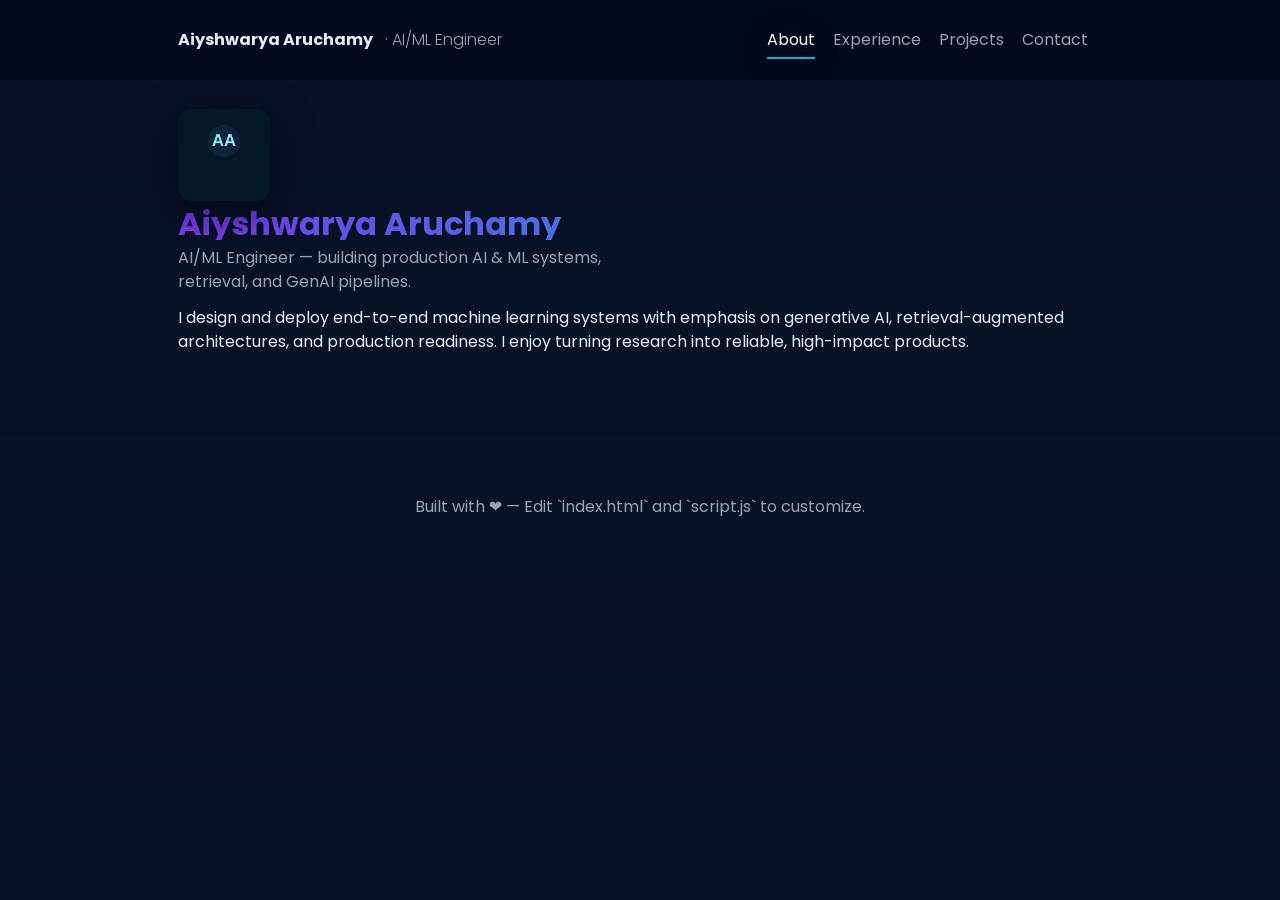
<file: index.html>
<!doctype html>
<html lang="en">
  <head>
    <meta charset="utf-8" />
    <meta name="viewport" content="width=device-width,initial-scale=1" />
    <title>Portfolio — Aiyshwarya Aruchamy</title>
    <link href="https://fonts.googleapis.com/css2?family=Poppins:wght@300;400;600&display=swap" rel="stylesheet">
    <link rel="stylesheet" href="styles.css">
  </head>
  <body>
    <header class="site-header">
      <div class="container header-inner">
        <div class="brand"> <strong>Aiyshwarya Aruchamy</strong><span class="muted"> · AI/ML Engineer</span></div>
        <nav>
          <a href="index.html">About</a>
          <a href="resume.html">Experience</a>
          <a href="projects.html">Projects</a>
          <a href="contact.html">Contact</a>

        </nav>
      </div>
    </header>

    <main class="container">
      <section class="about-page resume-hero">
        <div class="resume-avatar"><img src="assets/avatar.svg" alt="Aiyshwarya" style="width:92px;height:92px;border-radius:14px;object-fit:cover"></div>
        <div>
          <h1 style="margin:0">Aiyshwarya Aruchamy</h1>
          <div style="color:var(--muted);margin-top:6px" class="lead">AI/ML Engineer — building production AI & ML systems, retrieval, and GenAI pipelines.</div>
          <p style="margin-top:12px">I design and deploy end-to-end machine learning systems with emphasis on generative AI, retrieval-augmented architectures, and production readiness. I enjoy turning research into reliable, high-impact products.</p>
        </div>
      </section>
    </main>

    <footer class="site-footer">
      <div class="container">Built with ❤️ — Edit `index.html` and `script.js` to customize.</div>
    </footer>

    <script src="script.js"></script>
  </body>
</html>
</file>
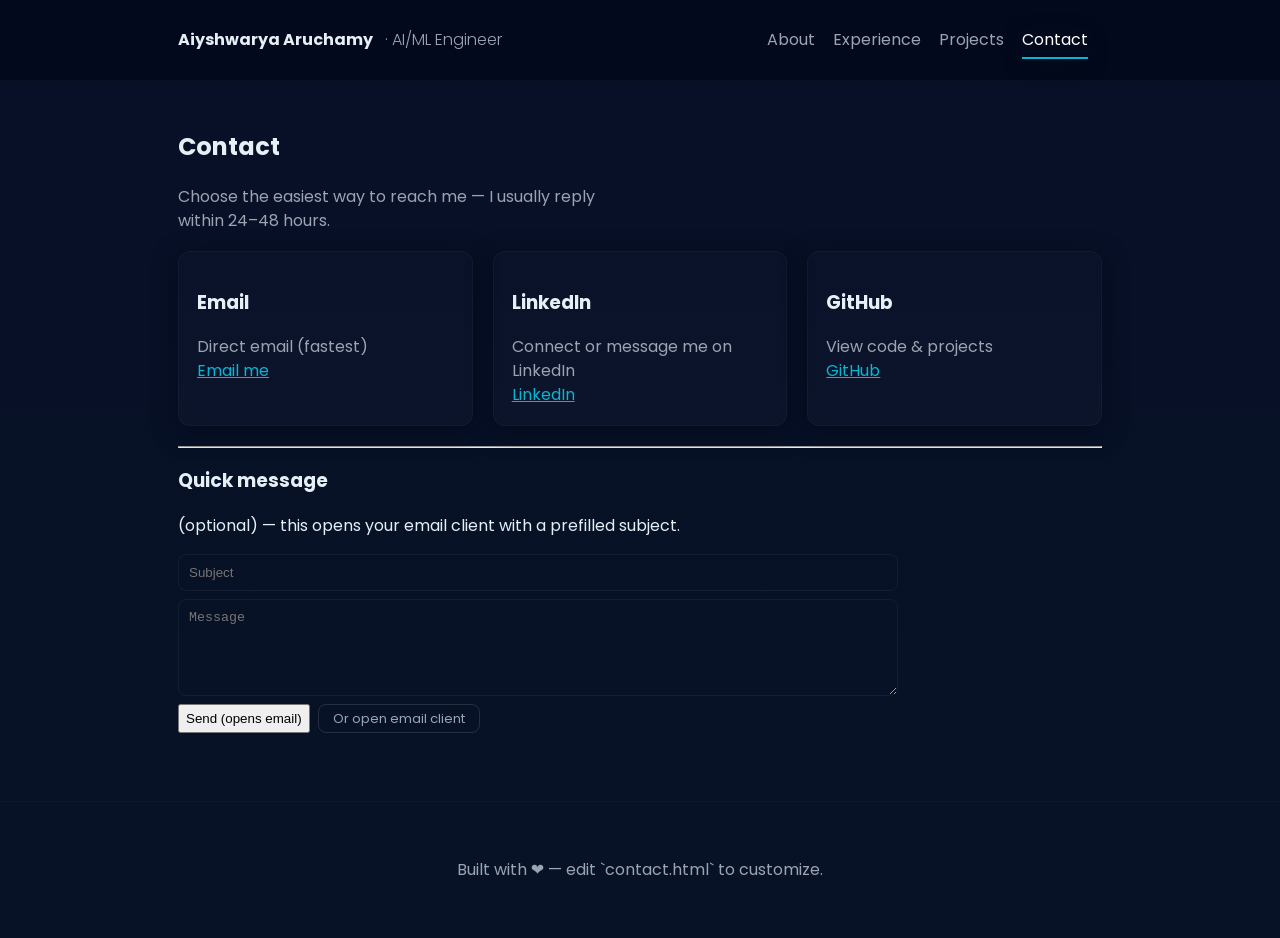
<file: contact.html>
<!doctype html>
<html lang="en">
  <head>
    <meta charset="utf-8" />
    <meta name="viewport" content="width=device-width,initial-scale=1" />
    <title>Contact — Aiyshwarya Aruchamy</title>
    <link href="https://fonts.googleapis.com/css2?family=Poppins:wght@300;400;600&display=swap" rel="stylesheet">
    <link rel="stylesheet" href="styles.css">
  </head>
  <body>
    <header class="site-header">
      <div class="container header-inner">
        <div class="brand"> <strong>Aiyshwarya Aruchamy</strong><span class="muted"> · AI/ML Engineer</span></div>
        <nav>
          <a href="index.html">About</a>
          <a href="resume.html">Experience</a>
          <a href="projects.html">Projects</a>
          <a href="contact.html">Contact</a>

        </nav>
      </div>
    </header>

    <main class="container">
      <section id="contact-page">
        <h1>Contact</h1>
        <p class="lead">Choose the easiest way to reach me — I usually reply within 24–48 hours.</p>

        <div style="display:flex;gap:20px;flex-wrap:wrap;margin-top:18px">
          <div class="card" style="flex:1;min-width:260px">
            <h3>Email</h3>
            <p class="muted">Direct email (fastest)</p>
            <a href="mailto:aiyshwarya2002@gmail.com" class="btn">Email me</a>
          </div>

          <div class="card" style="flex:1;min-width:260px">
            <h3>LinkedIn</h3>
            <p class="muted">Connect or message me on LinkedIn</p>
            <a href="https://www.linkedin.com/in/aiyshwarya-aruchamy-22478b21a/" target="_blank" rel="noopener" class="btn">LinkedIn</a>
          </div>

          <div class="card" style="flex:1;min-width:260px">
            <h3>GitHub</h3>
            <p class="muted">View code & projects</p>
            <a href="https://github.com/aiyshwary" target="_blank" rel="noopener" class="btn">GitHub</a>
          </div>
        </div>

        <hr style="margin-top:20px">

        <h3>Quick message</h3>
        <p class="muted">(optional) — this opens your email client with a prefilled subject.</p>
        <form onsubmit="window.location.href = 'mailto:aiyshwarya2002@gmail.com?subject=' + encodeURIComponent(document.getElementById('msg-subj').value) + '&body=' + encodeURIComponent(document.getElementById('msg-body').value); return false;" style="max-width:720px">
          <div style="display:flex;gap:8px;flex-direction:column">
            <input id="msg-subj" placeholder="Subject" style="padding:10px;border-radius:8px;border:1px solid rgba(255,255,255,0.05);background:transparent;color:inherit">
            <textarea id="msg-body" rows="5" placeholder="Message" style="padding:10px;border-radius:8px;border:1px solid rgba(255,255,255,0.05);background:transparent;color:inherit"></textarea>
            <div style="display:flex;gap:8px">
              <button class="btn" type="submit">Send (opens email)</button>
              <a class="btn-ghost" href="mailto:aiyshwarya2002@gmail.com">Or open email client</a>
            </div>
          </div>
        </form>

      </section>
    </main>

    <footer class="site-footer">
      <div class="container">Built with ❤️ — edit `contact.html` to customize.</div>
    </footer>

    <script src="script.js"></script>
  </body>
</html>
</file>
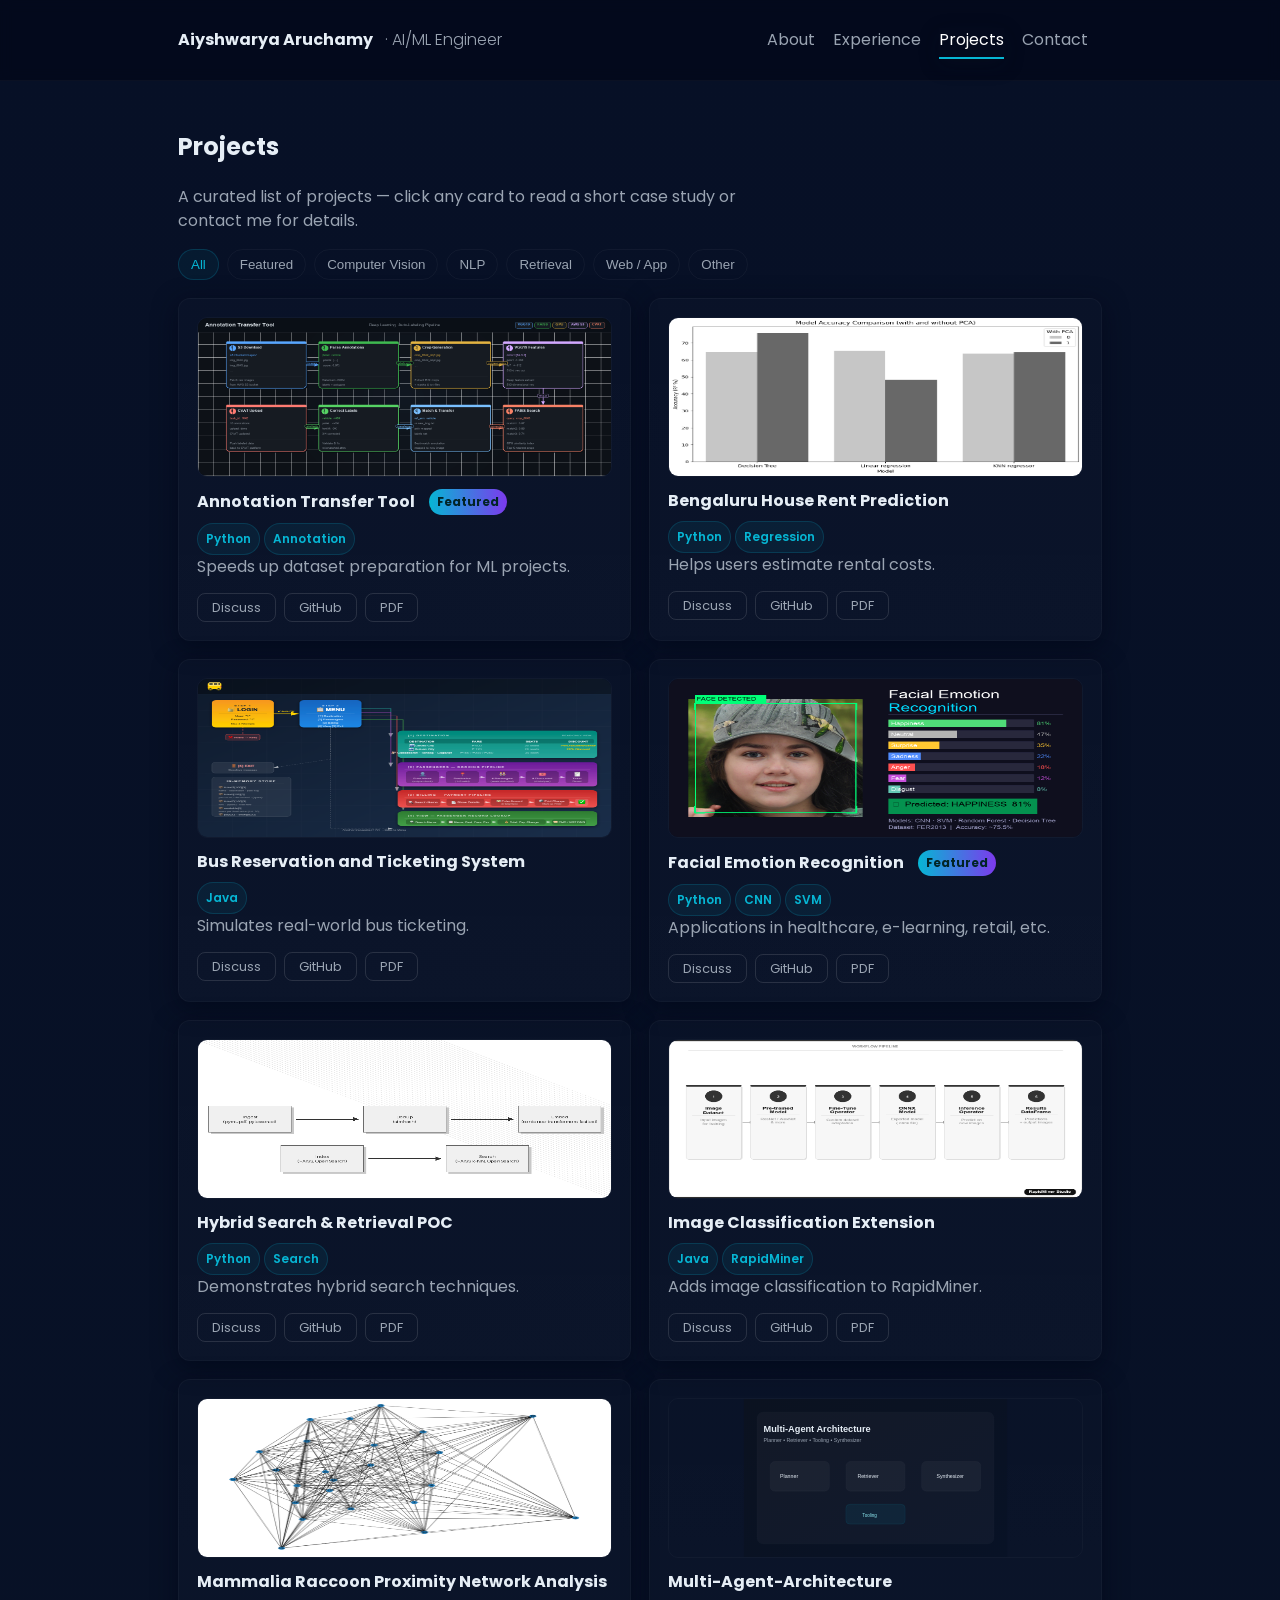
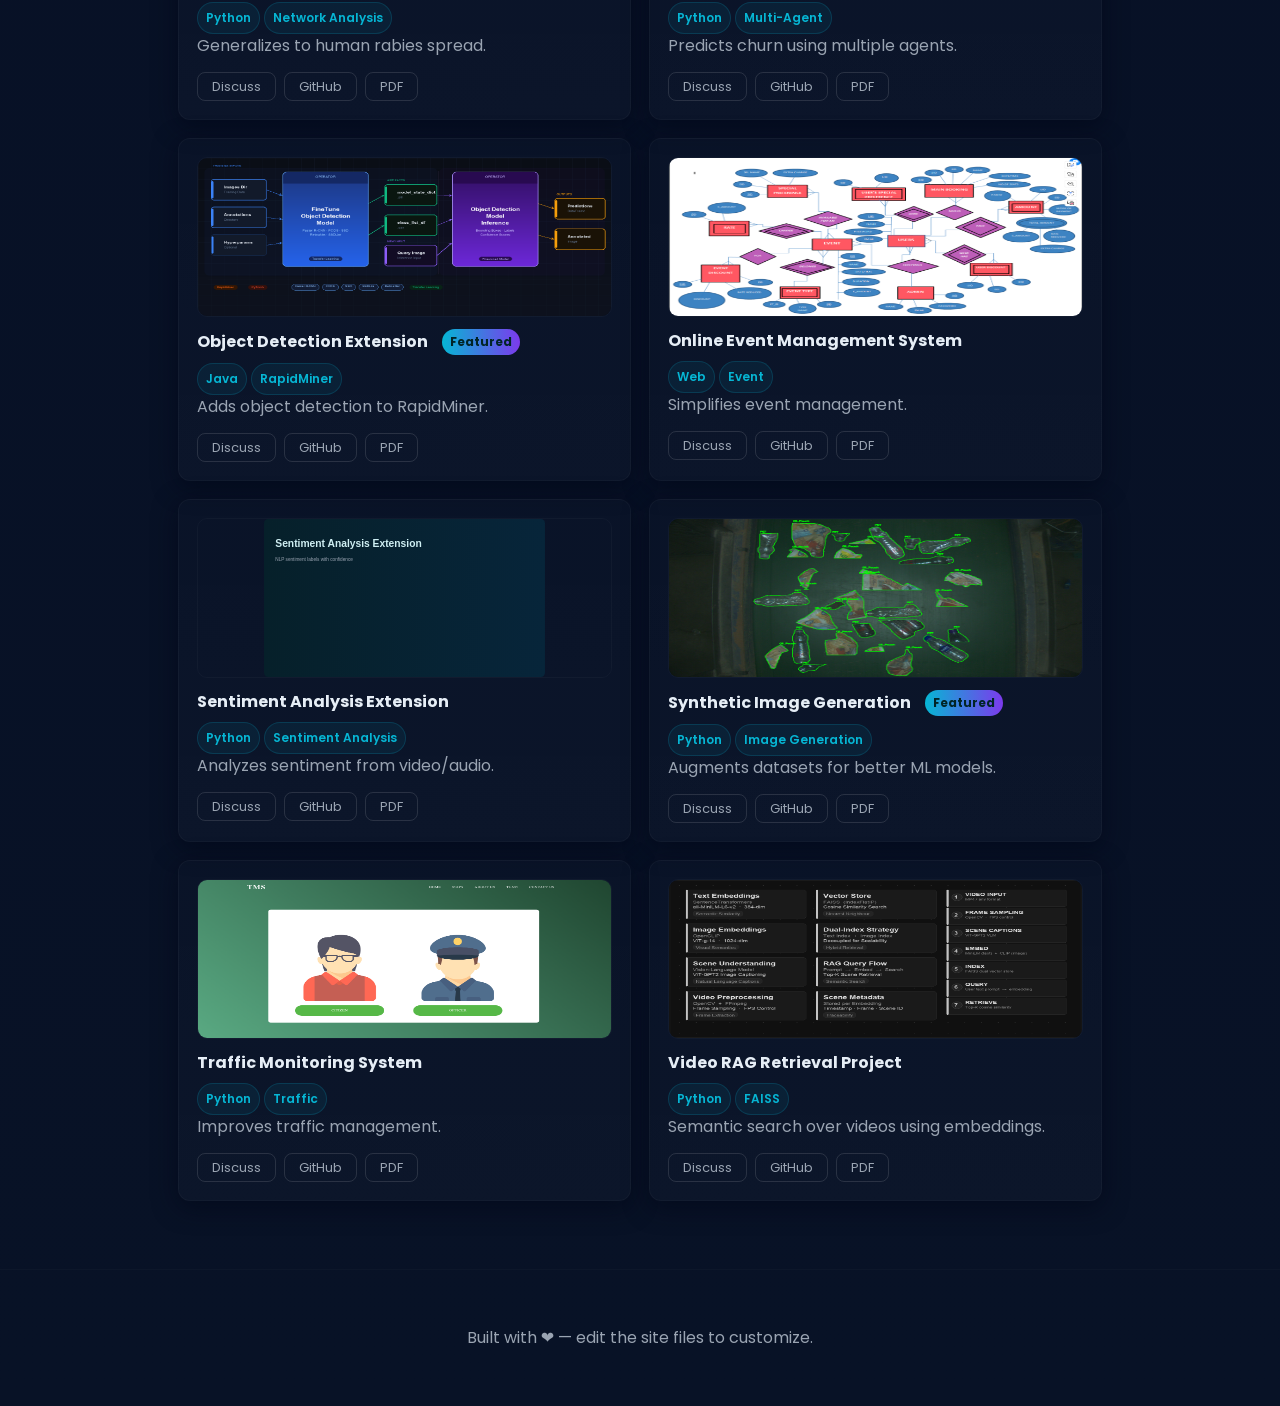
<file: projects.html>
<!doctype html>
<html lang="en">
  <head>
    <meta charset="utf-8" />
    <meta name="viewport" content="width=device-width,initial-scale=1" />
    <title>Projects — Aiyshwarya Aruchamy</title>
    <link href="https://fonts.googleapis.com/css2?family=Poppins:wght@300;400;600&display=swap" rel="stylesheet">
    <link rel="stylesheet" href="styles.css">
  </head>
  <body>
    <header class="site-header">
      <div class="container header-inner">
        <div class="brand"> <strong>Aiyshwarya Aruchamy</strong><span class="muted"> · AI/ML Engineer</span></div>
        <nav>
          <a href="index.html">About</a>
          <a href="resume.html">Experience</a>
          <a href="projects.html">Projects</a>
          <a href="contact.html">Contact</a>

        </nav>
      </div>
    </header>

    <main class="container">
      <section id="projects-page">
        <h1>Projects</h1>
        <p class="lead" style="max-width:60ch">A curated list of projects — click any card to read a short case study or contact me for details.</p>

        <div class="filters" id="project-filters">
          <button class="filter active" data-filter="all">All</button>
          <button class="filter" data-filter="featured">Featured</button>
          <button class="filter" data-filter="computer vision">Computer Vision</button>
          <button class="filter" data-filter="nlp">NLP</button>
          <button class="filter" data-filter="retrieval">Retrieval</button>
          <button class="filter" data-filter="web app">Web / App</button>
          <button class="filter" data-filter="other">Other</button>
        </div>

        <div id="projects-grid" class="projects-grid"></div>

        <!-- modal is injected here to work with script.js -->
        <div id="project-modal" class="modal" aria-hidden="true">
          <div class="modal-content" role="dialog" aria-modal="true" aria-labelledby="modal-title">
            <button class="modal-close" aria-label="Close">&times;</button>
            <h3 id="modal-title"></h3>
            <p id="modal-techs" class="muted small"></p>
            <div id="modal-body"></div>
            <div class="modal-actions">

              <a class="btn" href="contact.html">Contact about this</a>
            </div>
          </div>
        </div>
      </section>
    </main>

    <footer class="site-footer">
      <div class="container">Built with ❤️ — edit the site files to customize.</div>
    </footer>

    <script src="script.js"></script>
  </body>
</html>
</file>
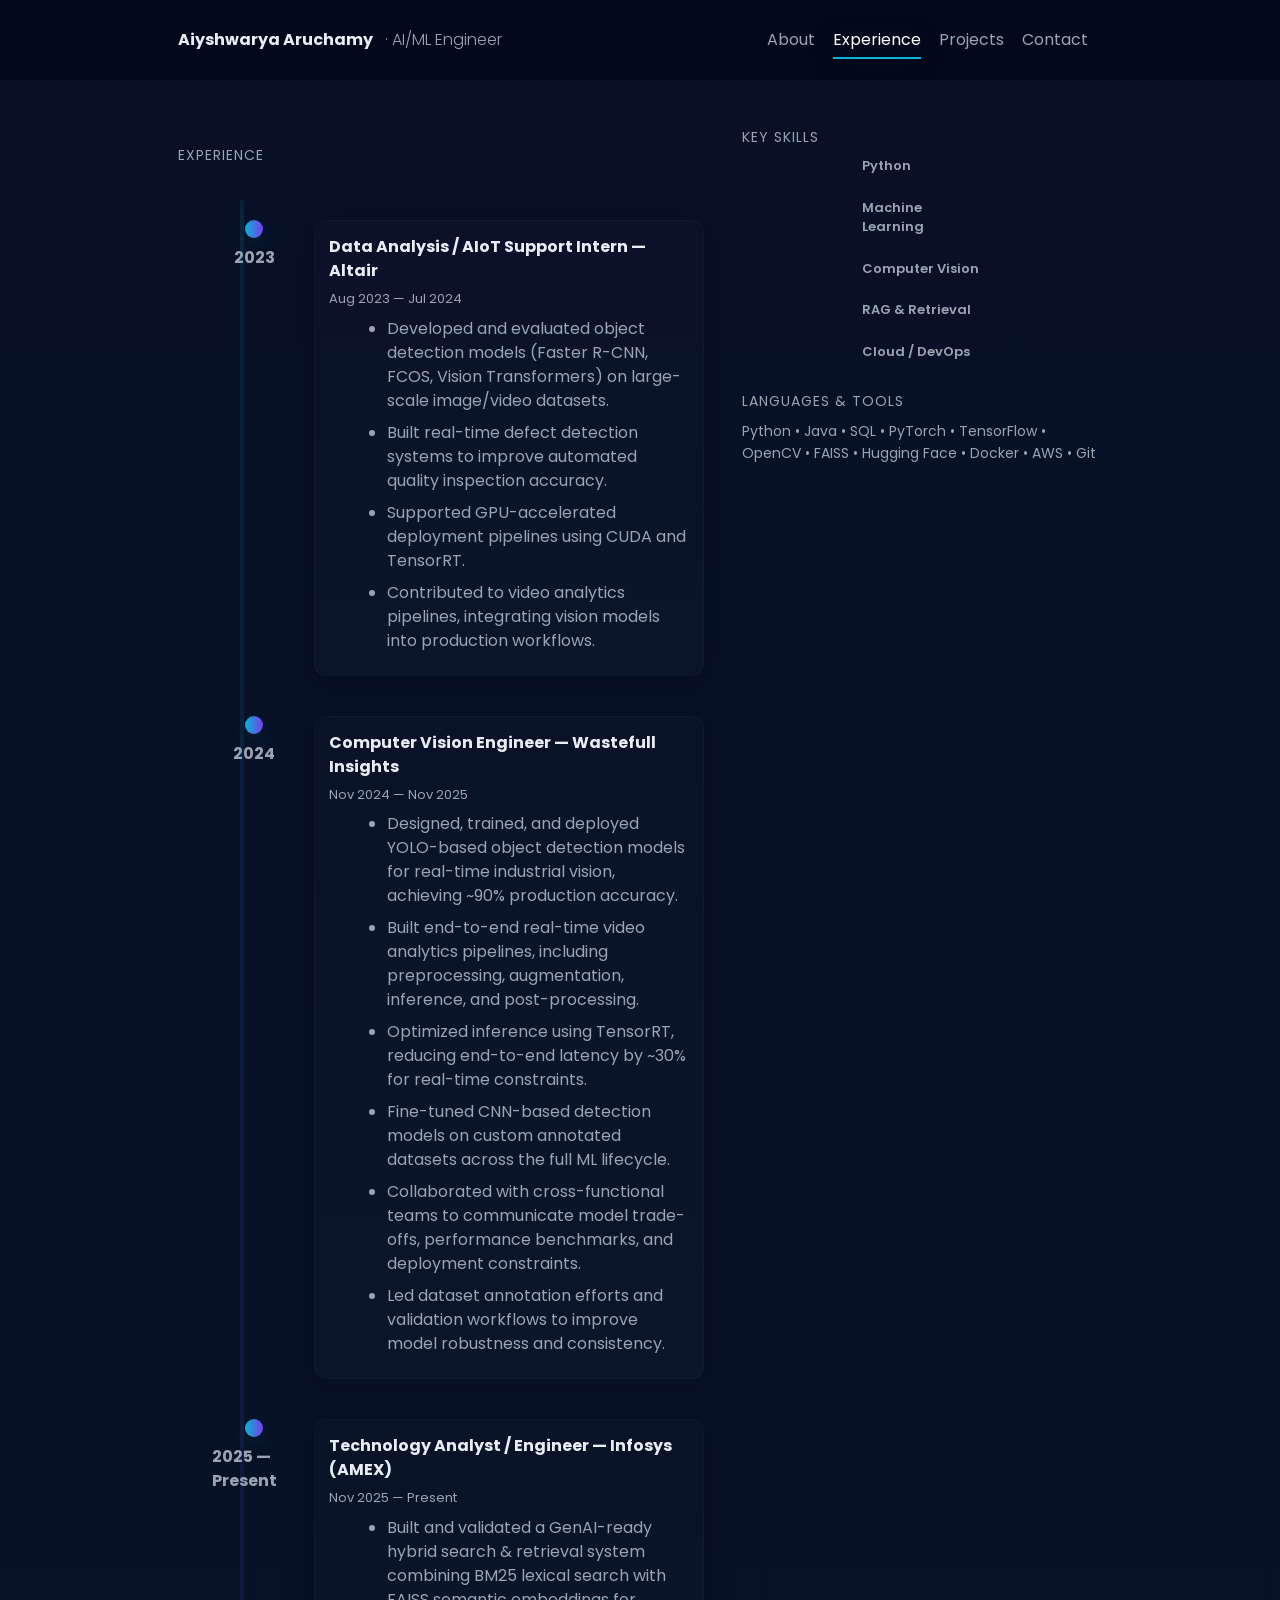
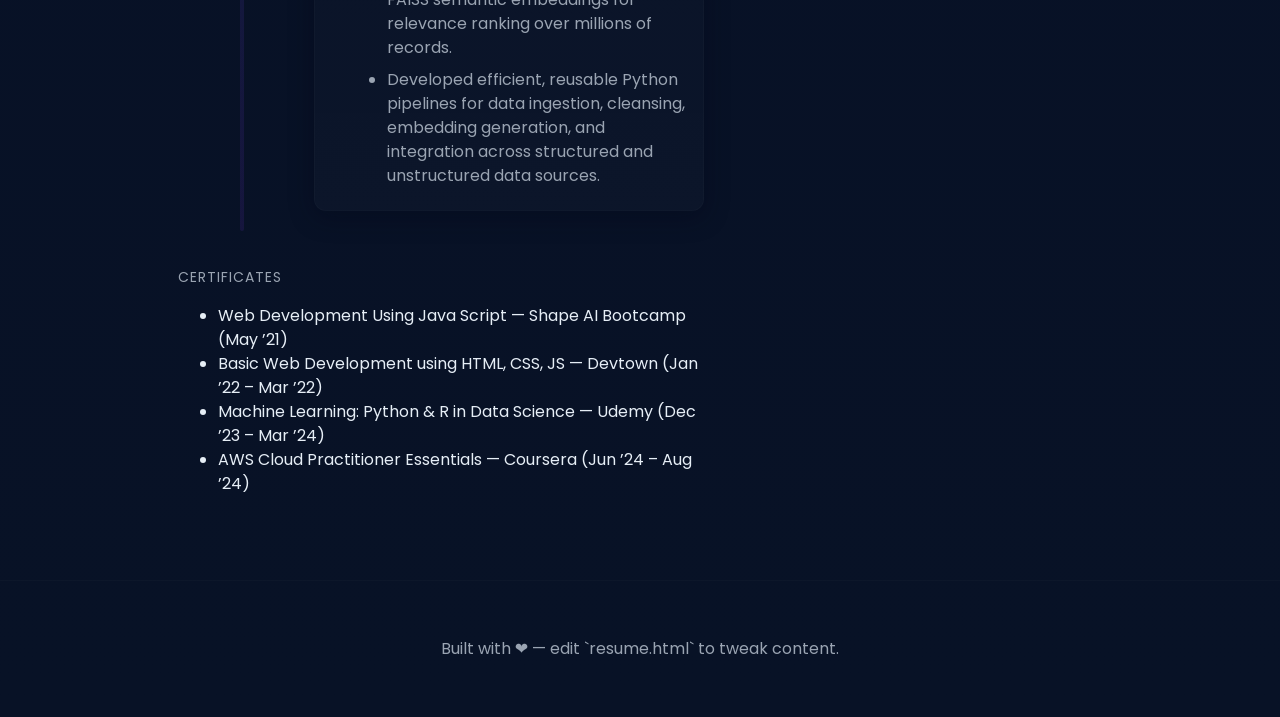
<file: resume.html>
<!doctype html>
<html lang="en">
  <head>
    <meta charset="utf-8" />
    <meta name="viewport" content="width=device-width,initial-scale=1" />
    <title>Aiyshwarya Aruchamy — Experience</title>
    <link href="https://fonts.googleapis.com/css2?family=Poppins:wght@300;400;600&display=swap" rel="stylesheet">
    <link rel="stylesheet" href="styles.css">
    <style>
      /* small resume-specific tweaks */
      .resume-hero{display:flex;gap:18px;align-items:center;margin-top:18px}
      .resume-avatar{width:100px;height:100px;border-radius:18px;overflow:hidden;box-shadow:0 12px 30px rgba(2,6,23,0.6);border:4px solid rgba(255,255,255,0.02)}
      .resume-grid{display:grid;grid-template-columns:1fr 360px;gap:32px;margin-top:18px}
      .resume-card{background:transparent;padding:0}
      .section-title{font-size:14px;margin-bottom:8px;color:var(--muted);text-transform:uppercase;letter-spacing:1px}
      .contact-list{display:flex;flex-direction:column;gap:6px}
      .contact-list a{color:var(--muted);text-decoration:none}
      .skill-pill{display:inline-block;background:rgba(255,255,255,0.02);padding:6px 8px;border-radius:999px;color:var(--muted);margin:6px 6px 0 0;font-size:13px}
      .print-cta{margin-top:12px}

      /* timeline */
      /* use global (vertical) timeline styles from `styles.css` */
      .timeline-wrap{padding:18px 6px} /* content and layout handled by site-wide rules */

      /* skill bars */
      .skill-bars{display:flex;flex-direction:column;gap:10px}
      .skill-row{display:flex;gap:12px;align-items:center}
      .skill-name{width:120px;color:var(--muted);font-size:13px}
      .bar{flex:1;background:rgba(255,255,255,0.03);height:12px;border-radius:999px;overflow:hidden}
      .bar .fill{height:100%;background:linear-gradient(90deg,var(--accent),#7c3aed);border-radius:999px;transition:width 900ms cubic-bezier(.2,.9,.2,1)}

      @media(max-width:980px){.resume-grid{grid-template-columns:1fr}.timeline{flex-direction:column}.timeline-item{width:100%}}
      /* print-friendly */
      @media print{body{background:white;color:#111} .site-header,.filters,.modal,.site-footer{display:none} .container{max-width:900px}}
    </style>
  </head>
  <body>
    <header class="site-header">
      <div class="container header-inner">
        <div class="brand"> <strong>Aiyshwarya Aruchamy</strong><span class="muted"> · AI/ML Engineer</span></div>
        <nav>
          <a href="index.html">About</a>
          <a href="resume.html">Experience</a>
          <a href="projects.html">Projects</a>
          <a href="contact.html">Contact</a>
        </nav>
      </div>
    </header>

    <main class="container">
      <div class="resume-grid">
        <div>


          <section style="margin-top:18px">
            <div class="section-title">Experience</div>

          <div class="timeline-wrap">
            <div class="timeline">
              <div class="timeline-line"></div>

              <div class="timeline-item">
                <div class="timeline-marker">
                  <div class="dot"></div>
                  <div class="year">2023</div>
                </div>
                <div class="timeline-card">
                  <div class="role">Data Analysis / AIoT Support Intern — Altair</div>
                  <div class="meta">Aug 2023 — Jul 2024</div>
                  <ul class="project-bullets">
                    <li>Developed and evaluated object detection models (Faster R-CNN, FCOS, Vision Transformers) on large-scale image/video datasets.</li>
                    <li>Built real-time defect detection systems to improve automated quality inspection accuracy.</li>
                    <li>Supported GPU-accelerated deployment pipelines using CUDA and TensorRT.</li>
                    <li>Contributed to video analytics pipelines, integrating vision models into production workflows.</li>
                  </ul>
                </div>
              </div>

              <div class="timeline-item">
                <div class="timeline-marker">
                  <div class="dot"></div>
                  <div class="year">2024</div>
                </div>
                <div class="timeline-card">
                  <div class="role">Computer Vision Engineer — Wastefull Insights</div>
                  <div class="meta">Nov 2024 — Nov 2025</div>
                  <ul class="project-bullets">
                    <li>Designed, trained, and deployed YOLO-based object detection models for real-time industrial vision, achieving ~90% production accuracy.</li>
                    <li>Built end-to-end real-time video analytics pipelines, including preprocessing, augmentation, inference, and post-processing.</li>
                    <li>Optimized inference using TensorRT, reducing end-to-end latency by ~30% for real-time constraints.</li>
                    <li>Fine-tuned CNN-based detection models on custom annotated datasets across the full ML lifecycle.</li>
                    <li>Collaborated with cross-functional teams to communicate model trade-offs, performance benchmarks, and deployment constraints.</li>
                    <li>Led dataset annotation efforts and validation workflows to improve model robustness and consistency.</li>
                  </ul>
                </div>
              </div>

              <div class="timeline-item featured">
                <div class="timeline-marker">
                  <div class="dot"></div>
                  <div class="year">2025 — Present</div>
                </div>
                <div class="timeline-card">
                  <div class="role">Technology Analyst / Engineer — Infosys (AMEX)</div>
                  <div class="meta">Nov 2025 — Present</div>
                  <ul class="project-bullets">
                    <li>Built and validated a GenAI-ready hybrid search & retrieval system combining BM25 lexical search with FAISS semantic embeddings for relevance ranking over millions of records.</li>
                    <li>Developed efficient, reusable Python pipelines for data ingestion, cleansing, embedding generation, and integration across structured and unstructured data sources.</li>
                  </ul>
                </div>
              </div>

            </div>
          </div>
          </section>

          <section style="margin-top:18px">
            <div class="section-title">Certificates</div>
            <ul>
              <li>Web Development Using Java Script — Shape AI Bootcamp (May ’21)</li>
              <li>Basic Web Development using HTML, CSS, JS — Devtown (Jan ’22 – Mar ’22)</li>
              <li>Machine Learning: Python & R in Data Science — Udemy (Dec ’23 – Mar ’24)</li>
              <li>AWS Cloud Practitioner Essentials — Coursera (Jun ’24 – Aug ’24)</li>
            </ul>
          </section>
        </div>

        <aside class="resume-card">
          <section>
            <div class="section-title">Key Skills</div>
            <div class="skill-bars">
              <div class="skill-row"><div class="skill-name">Python</div><div class="bar"><div class="fill" style="width:95%"></div></div></div>
              <div class="skill-row"><div class="skill-name">Machine Learning</div><div class="bar"><div class="fill" style="width:92%"></div></div></div>
              <div class="skill-row"><div class="skill-name">Computer Vision</div><div class="bar"><div class="fill" style="width:90%"></div></div></div>
              <div class="skill-row"><div class="skill-name">RAG & Retrieval</div><div class="bar"><div class="fill" style="width:86%"></div></div></div>
              <div class="skill-row"><div class="skill-name">Cloud / DevOps</div><div class="bar"><div class="fill" style="width:78%"></div></div></div>
            </div>
          </section>



          <section style="margin-top:18px">
            <div class="section-title">Languages & Tools</div>
            <div style="color:var(--muted);font-size:14px;line-height:1.6">
              Python • Java • SQL • PyTorch • TensorFlow • OpenCV • FAISS • Hugging Face • Docker • AWS • Git
            </div>
          </section>
        </aside>
      </div>

    </main>

    <footer class="site-footer">
      <div class="container">Built with ❤️ — edit `resume.html` to tweak content.</div>
    </footer>

    <script src="script.js"></script>
    <script>
      // animate skill bars on load
      document.addEventListener('DOMContentLoaded', ()=>{
        document.querySelectorAll('.bar .fill').forEach(el => {
          const w = el.style.width || '0%';
          el.style.width = '0%';
          requestAnimationFrame(()=> setTimeout(()=> el.style.width = w, 80));
        });
      });
    </script>
  </body>
</html>
</file>
<file: styles.css>
:root{--bg:#0f1724;--card:#0b1220;--accent:#06b6d4;--muted:#9aa4b2;--glass:rgba(255,255,255,0.04)}*{box-sizing:border-box}body{font-family:Poppins,system-ui,-apple-system,Segoe UI,Roboto,'Helvetica Neue',Arial;line-height:1.5;margin:0;background:linear-gradient(180deg,#071026 0%,#081226 100%);color:#e6eef6}a{color:var(--accent)}.container{max-width:980px;margin:0 auto;padding:28px}.site-header{backdrop-filter:blur(6px);position:sticky;top:0;background:rgba(2,6,23,0.6);border-bottom:1px solid rgba(255,255,255,0.03)}.header-inner{display:flex;align-items:center;justify-content:space-between}.brand{font-weight:600}.brand .muted{color:var(--muted);font-weight:300;margin-left:8px}.site-header nav a{color:var(--muted);text-decoration:none;margin-right:14px}
.site-header nav a.active,
.site-header nav a[aria-current="page"]{color:#ffffff;border-bottom:2px solid var(--accent);padding-bottom:6px;transition:color 160ms ease,border-color 160ms ease;box-shadow:0 6px 20px rgba(7,21,30,0.25)}.site-header .btn{background:var(--accent);color:#042024;padding:8px 12px;border-radius:8px;text-decoration:none;font-weight:600}.hero{display:grid;grid-template-columns:1fr 320px;gap:28px;align-items:start;margin-top:18px}.avatar{width:96px;height:96px;border-radius:18px;background:linear-gradient(135deg,#08303a,#06303a);display:flex;align-items:center;justify-content:center;color:#8eeaf1;font-weight:700;font-size:26px;box-shadow:0 6px 20px rgba(2,6,23,0.6)}.lead{color:var(--muted);max-width:44ch}.skills{display:flex;flex-wrap:wrap;gap:8px}.skill{background:var(--glass);padding:6px 10px;border-radius:999px;color:var(--muted);font-size:13px}.projects-grid{display:grid;grid-template-columns:repeat(2,minmax(0,1fr));gap:18px;margin-top:18px}

/* Timeline (resume) */
.timeline{position:relative;padding-left:28px;margin-top:8px}
.timeline-line{position:absolute;left:56px;top:0;bottom:0;width:4px;background:linear-gradient(180deg,var(--accent),#7c3aed);border-radius:4px;opacity:0.12}
.timeline-item{display:flex;gap:18px;padding:20px 0;align-items:flex-start}
.timeline-marker{width:84px;flex:0 0 84px;display:flex;flex-direction:column;align-items:center}
.timeline-marker .dot{width:18px;height:18px;border-radius:50%;background:linear-gradient(90deg,var(--accent),#7c3aed);box-shadow:0 6px 18px rgba(6,182,212,0.12)}
.timeline-marker .year{margin-top:8px;color:var(--muted);font-weight:700}
.timeline-card{background:linear-gradient(180deg,rgba(255,255,255,0.01),rgba(255,255,255,0.02));padding:14px;border-radius:12px;border:1px solid rgba(255,255,255,0.02);box-shadow:0 6px 24px rgba(2,6,23,0.35);flex:1}
.timeline-card .role{font-weight:700;margin-bottom:6px}
.timeline-card .meta{color:var(--muted);font-size:13px;margin-bottom:8px}

/* Skill bars */
.skill-bars{display:flex;flex-direction:column;gap:10px;margin-top:8px}
.skill-row{display:flex;flex-direction:column;gap:6px}
.skill-name{font-weight:600;font-size:13px;color:#eafcff}
.skill-bar{background:rgba(255,255,255,0.03);height:10px;border-radius:999px;overflow:hidden}
.skill-fill, .bar .fill{height:100%;background:linear-gradient(90deg,var(--accent),#7c3aed);width:0;border-radius:999px;box-shadow:0 8px 24px rgba(7,21,30,0.4);transition:width 1.2s cubic-bezier(.2,.9,.2,1)}
/* animate fills when visible */
.skill-fill[style], .bar .fill[style]{animation:fill 1s forwards ease-in-out}
@keyframes fill{from{width:0}to{width:var(--w,50%)}}

/* small adjustments */
.resume-avatar img{border-radius:16px;box-shadow:0 12px 40px rgba(2,6,23,0.6)}
.resume-hero h1{font-size:32px;line-height:1;margin:0;background:linear-gradient(90deg,#7c3aed,#06b6d4);-webkit-background-clip:text;background-clip:text;color:transparent}
.timeline-marker .dot{animation:pop 1.6s infinite ease-in-out}
@keyframes pop{0%{transform:scale(1);opacity:1}50%{transform:scale(1.12);opacity:.85}100%{transform:scale(1);opacity:1}}
.section-title{display:block}
@media(max-width:880px){.timeline{padding-left:8px}.timeline-line{left:36px}.timeline-marker{width:68px;flex:0 0 68px}}
.card{background:linear-gradient(180deg,rgba(255,255,255,0.01),rgba(255,255,255,0.02));border-radius:12px;padding:18px;border:1px solid rgba(255,255,255,0.03);box-shadow:0 6px 24px rgba(2,6,23,0.6);transition:transform 160ms ease,box-shadow 160ms ease}
.card:hover{transform:translateY(-6px);box-shadow:0 20px 40px rgba(2,6,23,0.8)}
.card h4{margin:0 0 8px 0;display:flex;align-items:center;gap:8px}
.card .badge-featured{background:linear-gradient(90deg,#06b6d4,#7c3aed);color:#012426;padding:4px 8px;border-radius:999px;font-size:12px;margin-left:6px;font-weight:700}
.card .meta{margin-top:6px}
.card p{margin:0;color:var(--muted)}
.lead-card{color:var(--muted);margin-top:10px;margin-bottom:10px}
.tags-row{margin-top:10px;display:flex;flex-wrap:wrap;gap:8px}
.tag{display:inline-block;background:rgba(255,255,255,0.02);padding:6px 8px;border-radius:999px;color:var(--muted);font-size:12px}
.tag.tech{background:rgba(6,182,212,0.08);color:var(--accent);font-weight:600;border:1px solid rgba(6,182,212,0.18)}
.card .actions{margin-top:14px;display:flex;gap:8px;align-items:center;flex-wrap:wrap}
.btn-ghost{background:transparent;border:1px solid rgba(255,255,255,0.12);padding:7px 14px;border-radius:8px;color:var(--muted) !important;text-decoration:none !important;font-size:13px;font-family:inherit;cursor:pointer;display:inline-flex;align-items:center;line-height:1;transition:background 160ms ease,border-color 160ms ease,color 160ms ease}
.btn-ghost:hover{background:rgba(255,255,255,0.06);border-color:rgba(255,255,255,0.28);color:#e6eef6 !important}
.card .actions .btn:hover{background:rgba(255,255,255,0.13);border-color:rgba(255,255,255,0.28);color:#fff !important}
.filters{margin:8px 0 18px 0;display:flex;flex-wrap:wrap;gap:8px}
.filter{background:transparent;border:1px solid rgba(255,255,255,0.04);padding:7px 12px;border-radius:999px;color:var(--muted);cursor:pointer}
.filter.active{background:rgba(6,182,212,0.06);border-color:rgba(6,182,212,0.2);color:var(--accent)}
/* modal */
.modal{position:fixed;inset:0;display:flex;align-items:center;justify-content:center;padding:28px;background:linear-gradient(rgba(2,6,23,0.6),rgba(2,6,23,0.7));opacity:0;pointer-events:none;transition:opacity .18s ease}
.modal.open{opacity:1;pointer-events:auto}
.modal-content{background:var(--card);max-width:880px;width:100%;padding:22px;border-radius:14px;border:1px solid rgba(255,255,255,0.03);box-shadow:0 30px 60px rgba(2,6,23,0.7);position:relative}
.modal-close{position:absolute;right:12px;top:10px;border:none;background:transparent;color:var(--muted);font-size:26px;cursor:pointer}
.modal-actions{margin-top:18px;display:flex;gap:10px}
.thumb-wrap{position:relative;width:100%;height:160px;border-radius:10px;margin-bottom:12px;overflow:hidden;border:1px solid rgba(255,255,255,0.03)}.project-thumb{position:absolute;top:0;left:0;width:100%;height:100%;object-fit:fill}
.modal-thumb{display:block;width:100%;height:220px;object-fit:fill;border-radius:10px;margin-bottom:14px;border:1px solid rgba(255,255,255,0.04)}
.project-bullets{margin:0 0 8px 18px;color:var(--muted)}
.project-bullets li{margin:8px 0}
.project-full{white-space:pre-wrap;color:var(--muted);line-height:1.6}
.site-footer{padding:28px 0;color:var(--muted);text-align:center;margin-top:40px;border-top:1px solid rgba(255,255,255,0.02)}@media(max-width:880px){.hero{grid-template-columns:1fr}.projects-grid{grid-template-columns:1fr}.header-inner{flex-direction:column;gap:12px}.site-header nav a{margin-right:8px}}
</file>
